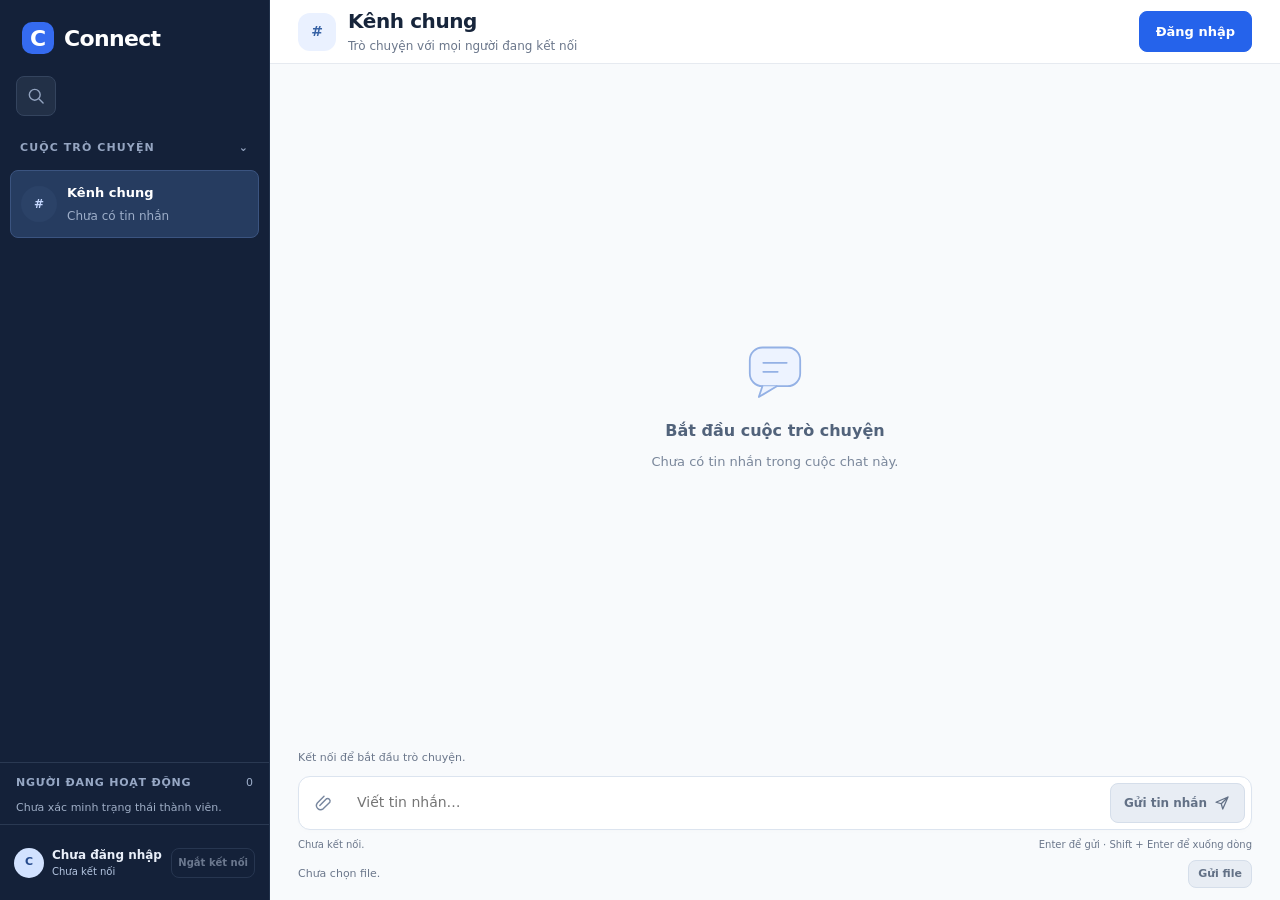
<file: A1_Client-Server/web/index.html>
<!doctype html>
<html lang="vi">
<head>
  <meta charset="utf-8">
  <meta name="viewport" content="width=device-width, initial-scale=1">
  <meta name="description" content="Connect — Trò chuyện và chia sẻ file.">
  <link rel="icon" href="data:,">
  <title>Connect</title>
  <link rel="stylesheet" href="css/app.css">
  <link rel="stylesheet" href="css/connect.css">
  <link rel="stylesheet" href="css/login.css">
  <script type="module" src="js/main.js"></script>
</head>
<body>
  <div id="app"><p role="status">Chưa kết nối</p></div>
  <noscript>Cần bật JavaScript để sử dụng giao diện.</noscript>
</body>
</html>
</file>
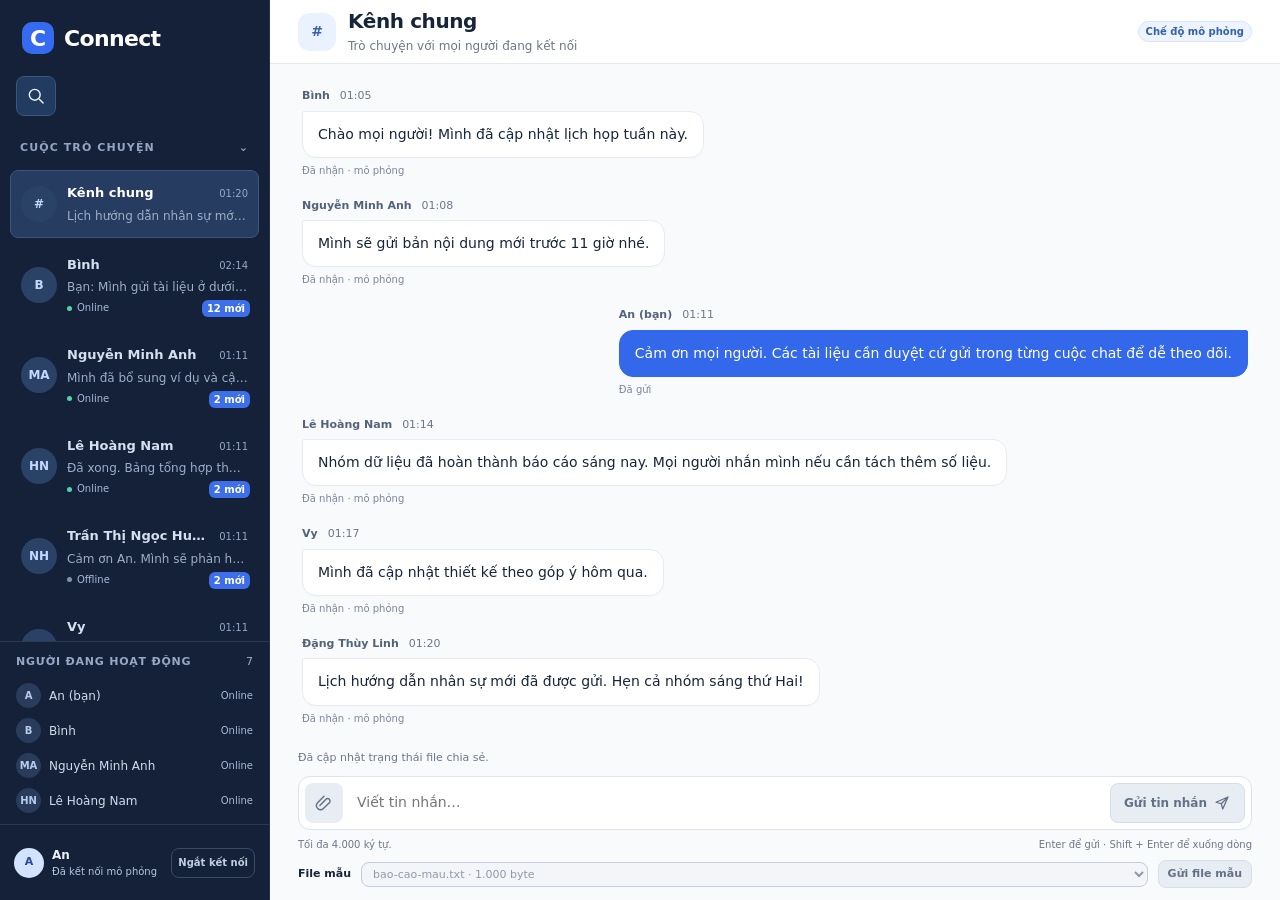
<file: A1_Client-Server/web/local-demo/index.html>
<!doctype html>
<html lang="vi">
<head>
  <meta charset="utf-8">
  <meta name="viewport" content="width=device-width, initial-scale=1">
  <meta name="description" content="Demo local P3 với dữ liệu mô phỏng.">
  <link rel="icon" href="data:,">
  <title>Connect · Demo local</title>
  <link rel="stylesheet" href="../css/app.css">
  <link rel="stylesheet" href="../css/connect.css">
  <link rel="stylesheet" href="demo.css">
  <script type="module" src="demo.js"></script>
</head>
<body>
  <div id="app"><p role="status">Chế độ mô phỏng · Đang tải giao diện dùng chung…</p></div>
  <noscript>Cần bật JavaScript để sử dụng demo.</noscript>
</body>
</html>
</file>
<file: A1_Client-Server/web/css/app.css>
:root { font-family: system-ui, "Segoe UI", sans-serif; color: #1e293b; background: #f4f7fb; font-synthesis: none; --blue: #1d4ed8; --border: #dbe3ef; --muted: #53647b; }
* { box-sizing: border-box; }
body { margin: 0; font-size: 16px; line-height: 1.5; }
button, input, select, textarea { font: inherit; }
button, input, select, textarea, summary { border-radius: 8px; }
button { border: 1px solid var(--blue); background: var(--blue); color: white; padding: 10px 16px; cursor: pointer; font-weight: 600; }
button:hover:not(:disabled) { background: #173fae; color: white; }
button:disabled { cursor: not-allowed; background: #e8edf4; border-color: #d5deea; color: #637186; }
.secondary { background: white; color: var(--blue); border-color: #b7c8e5; }
:focus-visible { outline: 3px solid #c45b00; outline-offset: 3px; }
input, select, textarea { background: white; border: 1px solid #acbbd0; padding: 9px 11px; color: #1e293b; min-width: 0; max-width: 100%; }
input:disabled, textarea:disabled, select:disabled { background: #f1f4f8; color: #637186; }
label { display: grid; gap: 6px; font-size: 14px; font-weight: 600; }
summary { cursor: pointer; font-weight: 650; }
p, h1, h2 { margin: 0; }
h1 { font-size: clamp(25px, 3vw, 34px); letter-spacing: -.03em; margin: 5px 0 8px; line-height: 1.25; }
h2 { font-size: 18px; }
ul, ol { padding: 0; margin: 0; list-style: none; }
[hidden] { display: none !important; }
.skip-link { position: fixed; top: -100px; background: white; padding: 12px; z-index: 10; }
.skip-link:focus { top: 8px; }
.topbar { background: white; border-bottom: 1px solid var(--border); padding: 18px 32px; display: flex; gap: 20px; align-items: center; flex-wrap: wrap; }
.brand { display: flex; gap: 12px; align-items: center; }
.brand-icon { background: var(--blue); color: white; border-radius: 11px; display: grid; place-items: center; width: 42px; height: 42px; font-size: 28px; }
.brand strong { font-size: 20px; letter-spacing: -.03em; }
.brand small { display: block; color: var(--muted); font-size: 12px; }
.mode-badge { background: #eaf1ff; color: #1946ad; border: 1px solid #c4d5fb; padding: 6px 12px; border-radius: 30px; font-size: 13px; font-weight: 700; }
.identity { margin-left: auto; display: grid; font-size: 13px; text-align: right; }
#connection-state { color: var(--muted); }
main { max-width: 1360px; margin: auto; padding: 32px; }
.intro { display: flex; justify-content: space-between; align-items: center; gap: 18px; margin-bottom: 24px; }
.intro p:not(.eyebrow) { color: var(--muted); font-size: 14px; max-width: 730px; }
.eyebrow { font-size: 11px; font-weight: 750; letter-spacing: .12em; color: #325eaa; }
.draft-tag { font-size: 12px; color: var(--muted); border: 1px solid var(--border); border-radius: 6px; padding: 5px 8px; align-self: start; }
.panel { background: white; border: 1px solid var(--border); border-radius: 12px; box-shadow: 0 3px 10px #23385804; }
.muted, .hint { color: var(--muted); font-size: 13px; font-weight: 400; }
.notice { font-size: 14px; color: #254779; background: #eaf1ff; padding: 12px 16px; border-radius: 8px; margin: 14px 0; }
.error { background: #fff0ed; color: #963620; border: 1px solid #edc0b5; padding: 12px 16px; margin: 14px 0; border-radius: 8px; }
.workspace { display: grid; grid-template-columns: 250px minmax(0, 1fr); gap: 20px; align-items: start; }
.sidebar { padding: 20px 14px; }
.sidebar summary { font-size: 14px; margin: 0 6px 18px; }
.conversation-button { width: 100%; display: flex; align-items: center; gap: 10px; text-align: left; background: white; border-color: transparent; color: #334155; margin-bottom: 5px; font-size: 14px; }
.conversation-button[aria-current="page"] { background: #eaf1ff; border-color: #cfddfb; color: #1e4bb7; }
.conversation-button .count { margin-left: auto; }
.sidebar-heading { display: flex; align-items: center; justify-content: space-between; padding: 18px 8px 10px; border-top: 1px solid var(--border); margin-top: 16px; }
.sidebar-heading h2 { font-size: 13px; color: var(--muted); }
.count { background: #edf2fa; color: #44608a; border-radius: 6px; font-size: 12px; padding: 3px 7px; white-space: nowrap; }
.user-list { max-height: 240px; overflow: auto; }
.user-list li { display: flex; align-items: center; gap: 10px; padding: 9px 8px; font-size: 14px; }
.avatar { display: grid; place-items: center; width: 32px; height: 32px; border-radius: 50%; background: #edf2fb; color: #27519c; flex-shrink: 0; font-weight: 700; }
.presence { font-size: 12px; color: var(--muted); margin-left: auto; }
#presence-help { padding: 8px; }
.sidebar-note { padding: 20px 8px 0; font-size: 12px; color: var(--muted); }
.chat-panel { overflow: hidden; }
.chat-heading { padding: 22px 24px; display: flex; justify-content: space-between; align-items: center; gap: 12px; border-bottom: 1px solid var(--border); }
.chat-heading h2 { font-size: 22px; margin: 4px 0; overflow-wrap: anywhere; }
.messages { padding: 24px; max-height: 380px; overflow-y: auto; scroll-behavior: auto; }
.messages:empty { padding: 0; }
.message { margin-bottom: 18px; max-width: 88%; width: fit-content; min-width: 120px; }
.message:last-child { margin-bottom: 0; }
.message.outgoing { margin-left: auto; }
.message-meta { display: flex; gap: 10px; flex-wrap: wrap; font-size: 12px; color: var(--muted); margin-bottom: 5px; }
.message-body { background: #f1f5fa; border: 1px solid #e0e7f0; padding: 11px 15px; border-radius: 0 12px 12px; white-space: pre-wrap; overflow-wrap: anywhere; }
.outgoing .message-body { background: #eaf1ff; border-color: #d5e1fc; border-radius: 12px 0 12px 12px; }
.message-status { font-size: 12px; color: var(--muted); margin-top: 5px; }
.empty { padding: 44px 20px; color: var(--muted); text-align: center; font-size: 14px; }
.empty.compact { padding: 24px 8px 10px; }
.composer { padding: 18px 24px; border-top: 1px solid var(--border); display: grid; gap: 8px; }
textarea { resize: vertical; width: 100%; min-height: 85px; }
.composer-footer { display: flex; justify-content: space-between; align-items: center; gap: 14px; }
.new-messages { margin: 10px 24px; }
.file-section { background: #fafcff; padding: 22px 24px; border-top: 1px solid var(--border); }
.section-heading { display: flex; align-items: start; justify-content: space-between; gap: 12px; margin-bottom: 16px; }
.file-controls { display: flex; flex-wrap: wrap; align-items: center; gap: 10px; margin-bottom: 8px; }
.file-controls label { font-size: 13px; }
.file-controls select { flex: 1; }
.file-selection { flex-basis: 100%; min-width: 0; overflow-wrap: anywhere; }
.transfer { border: 1px solid var(--border); border-radius: 9px; background: white; padding: 14px; margin-top: 14px; }
.transfer h3 { font-size: 14px; margin: 0 0 3px; overflow-wrap: anywhere; }
.transfer p { font-size: 12px; color: var(--muted); overflow-wrap: anywhere; }
.transfer progress { width: 100%; height: 9px; accent-color: var(--blue); margin: 10px 0 6px; display: block; }
.transfer .transfer-status { color: #244881; font-weight: 600; margin-top: 6px; }
footer { margin-top: 24px; color: var(--muted); font-size: 12px; text-align: center; }
@media (max-width: 1000px) { .workspace { grid-template-columns: 210px minmax(0,1fr); } .intro { align-items: start; } }
@media (max-width: 700px) {
  .topbar { padding: 14px 16px; gap: 12px; display: grid; grid-template-columns: minmax(0,1fr) auto; }
  .brand, .mode-badge { grid-column: 1 / -1; justify-self: start; } .brand small { font-size: 11px; } .brand strong { font-size: 18px; }
  .identity { margin-left: 0; text-align: left; flex: 1; } .topbar button { font-size: 12px; padding: 8px; }
  main { padding: 20px 12px; } .intro { display: block; } .intro .draft-tag { display: inline-block; margin-top: 12px; }
  .workspace { grid-template-columns: minmax(0,1fr); gap: 14px; } .sidebar { padding: 12px; } .sidebar summary { margin: 0; }
  .sidebar details[open] summary { margin-bottom: 12px; } .sidebar-note { display: none; }


  .chat-heading, .composer, .file-section { padding: 16px; }
  .messages { padding: 16px; } .message { max-width: 95%; } .composer-footer { align-items: start; flex-direction: column; }
  .composer-footer button { width: 100%; } .section-heading { flex-direction: column; } .file-controls { display: grid; grid-template-columns: minmax(0,1fr); }
  .chat-heading { align-items: start; } .chat-heading h2 { font-size: 20px; }
}
</file>
<file: A1_Client-Server/web/css/connect.css>
/* Shared Connect layout; sample data and scenario controls stay in local-demo. */
:root { --blue: #2563eb; --muted: #6b778b; --border: #e6eaf0; color: #17253b; background: #f8fafc; }
body { font-size: 14px; }
button { font-size: 13px; border-radius: 8px; min-height: 38px; }
button, textarea, summary { -webkit-tap-highlight-color: transparent; }
:focus-visible { outline: 3px solid #e8a341; outline-offset: 3px; }
.sr-only { position: absolute; width: 1px; height: 1px; padding: 0; margin: -1px; overflow: hidden; clip-path: inset(50%); white-space: nowrap; }
.workspace { display: grid; grid-template-columns: 270px minmax(0,1fr); gap: 0; height: 100dvh; overflow: hidden; align-items: stretch; }
.sidebar { display: flex; flex-direction: column; min-height: 0; min-width: 0; padding: 0; color: #d3dced; background: #142139; border-right: 1px solid #22324b; }
.topbar { height: 76px; min-height: 76px; display: flex; flex-wrap: wrap; align-content: center; gap: 4px 10px; padding: 0 22px; border: 0; background: transparent; }
.brand { gap: 10px; color: #fff; } .brand strong { font-size: 22px; font-weight: 750; } .brand-dot { color: #76a0ff; }
.brand-icon { width: 32px; height: 32px; font-size: 22px; font-weight: 750; border-radius: 10px; background: #356bf0; }
.mode-badge { color: #bfdbfe; background: #20365a; border-color: #395580; font-size: 10px; padding: 2px 7px; }
.new-chat { margin: 0 16px 14px; background: #223b60; border-color: #395780; color: #edf4ff; display: grid; place-items: center; width: 40px; height: 40px; padding: 8px; flex-shrink: 0; }
.new-chat:hover:not(:disabled) { background: #2d4971; }
.new-chat:disabled { background: #223047; border-color: #34445e; color: #92a3bf; }
.sidebar details { position: relative; flex: 1; min-height: 0; margin: 0; }
.sidebar summary { height: 36px; margin: 0; padding: 4px 20px; display: flex; align-items: center; justify-content: space-between; font-size: 11px; text-transform: uppercase; letter-spacing: .1em; color: #95a5c1; }
.sidebar summary::-webkit-details-marker { display: none; }
.sidebar-content { position: absolute; inset: 36px 0 0; display: flex; flex-direction: column; min-height: 0; }
#conversations { flex: 1; min-height: 80px; overflow-y: auto; padding: 4px 10px 12px; scrollbar-color: #455877 transparent; scrollbar-width: thin; }
.conversation-button { display: grid; grid-template-columns: 36px minmax(0,1fr); gap: 10px; align-items: center; position: relative; width: 100%; margin: 0 0 4px; padding: 12px 10px; color: #d6dff0; background: transparent; border: 1px solid transparent; text-align: left; }
.conversation-button:hover:not(:disabled) { background: #1f304c; }
.conversation-button[aria-current="page"] { color: #fff; background: #263c60; border-color: #3b5480; }
.conversation-button .avatar { width: 36px; height: 36px; color: #c5d8ff; background: #2b4267; font-size: 12px; }
.conversation-copy { min-width: 0; display: grid; gap: 4px; }
.conversation-top { display: flex; align-items: baseline; gap: 8px; min-width: 0; }
.conversation-name { flex: 1; min-width: 0; font-size: 13px; font-weight: 600; overflow: hidden; text-overflow: ellipsis; white-space: nowrap; }
.conversation-time { font-size: 10px; font-weight: 400; color: #96a8c5; flex-shrink: 0; }
.conversation-preview { font-size: 12px; font-weight: 400; color: #9daec9; white-space: nowrap; overflow: hidden; text-overflow: ellipsis; }
.conversation-presence { font-size: 10px; font-weight: 400; color: #a8bad7; }
.conversation-presence::before { content: ""; display: inline-block; width: 5px; height: 5px; border-radius: 50%; background: #8290a8; margin-right: 5px; vertical-align: middle; }
.conversation-presence[data-presence="online"]::before { background: #54d2ac; }
.conversation-button .count { position: absolute; right: 8px; bottom: 10px; padding: 1px 5px; background: #3c6fe9; color: #fff; font-size: 10px; }
.members { flex-shrink: 0; border-top: 1px solid #2a3952; padding: 12px 16px 8px; }
.sidebar-heading { margin: 0 0 8px; padding: 0; border: 0; } .sidebar-heading h2 { color: #97a8c5; font-size: 11px; text-transform: uppercase; letter-spacing: .07em; }
.online-total { color: #9fb0cc; font-size: 11px; }
.user-list { max-height: 138px; overflow-y: auto; scrollbar-width: thin; scrollbar-color: #455877 transparent; }
.user-list li { padding: 5px 0; gap: 8px; font-size: 12px; min-width: 0; }
.user-list li > span:nth-child(2) { min-width: 0; overflow: hidden; text-overflow: ellipsis; white-space: nowrap; }
.user-list .avatar { width: 25px; height: 25px; font-size: 10px; color: #b8cbed; background: #293c5c; }
.presence { font-size: 10px; color: #a8bad7; flex-shrink: 0; } #presence-help { padding: 0; color: #9faec6; font-size: 11px; } #presence-help:empty { display: none; }
.connection-bar { display: flex; align-items: center; gap: 8px; padding: 14px 14px; border-top: 1px solid #2a3952; min-height: 76px; }
.self-avatar { background: #d2e2ff; color: #254a8d; width: 30px; height: 30px; font-size: 11px; }
.identity { text-align: left; margin: 0; flex: 1; min-width: 0; } .identity strong { color: #e9eff9; font-size: 12px; overflow: hidden; text-overflow: ellipsis; white-space: nowrap; }
#connection-state { color: #b5c6e1; font-size: 10px; }
#disconnect { background: transparent; color: #c2cee3; border-color: #3a4b68; font-size: 10px; padding: 6px; min-height: 30px; }
#disconnect:disabled { opacity: .5; }
.chat-panel { display: flex; flex-direction: column; height: 100%; margin: 0; padding: 0; max-width: none; min-height: 0; min-width: 0; overflow: hidden; background: #f8fafc; border-radius: 0; }
.chat-heading { height: auto; min-height: 64px; flex-shrink: 0; padding: 8px 28px; background: white; border-bottom: 1px solid var(--border); display: flex; align-items: center; gap: 12px; }
.chat-heading .avatar { width: 38px; height: 38px; border-radius: 12px; color: #3762a5; background: #eaf1ff; }
.chat-heading-text { flex: 1; min-width: 0; } .chat-heading h1 { font-size: 20px; font-weight: 700; margin: 0; line-height: 1.3; overflow-wrap: anywhere; letter-spacing: -.02em; }
#chat-kind { display: none; } #recipient-state { font-size: 12px; margin-top: 3px; overflow-wrap: anywhere; }
.count { color: #7a8aa2; background: #f1f4f8; font-size: 11px; flex-shrink: 0; }
.history { flex: 1; min-height: 70px; position: relative; display: flex; flex-direction: column; }
.messages { flex: 1; min-height: 0; max-height: none; overflow-y: auto; padding: 26px 32px 16px; scrollbar-width: thin; scrollbar-color: #ccd6e5 transparent; }
.messages:empty { flex: 0; padding: 0; }
.message { max-width: 76%; margin-bottom: 20px; }
.message-meta { font-size: 11px; margin-bottom: 6px; gap: 10px; } .message-meta strong { color: #52637b; font-weight: 600; }
.message-body { background: #fff; border: 1px solid #e7ecf2; border-radius: 2px 14px 14px; padding: 11px 15px; font-size: 14px; line-height: 1.65; box-shadow: 0 2px 3px #243a5603; }
.outgoing .message-body { color: #fff; background: #3268e9; border-color: #3268e9; border-radius: 14px 2px 14px 14px; }
.message-status { font-size: 10px; color: #7a879b; margin-top: 5px; }
.empty { display: flex; flex: 1; flex-direction: column; justify-content: center; align-items: center; gap: 9px; padding: 20px; text-align: center; color: #7a879b; font-size: 13px; }
.empty strong { color: #52637b; font-size: 16px; font-weight: 600; }
.empty svg { width: 72px; height: 72px; margin-bottom: 4px; fill: #edf3ff; stroke: #94b1e5; stroke-width: 2; stroke-linecap: round; stroke-linejoin: round; }
.new-messages { position: absolute; bottom: 8px; left: 50%; transform: translateX(-50%); margin: 0; background: #fff; font-size: 11px; box-shadow: 0 3px 14px #17325015; white-space: nowrap; }
.file-section { flex-shrink: 0; max-height: min(25dvh,230px); overflow-y: auto; padding: 12px 28px; border-top: 1px solid var(--border); background: #f5f8fc; }
.section-heading { display: flex; justify-content: space-between; align-items: center; gap: 10px; margin: 0 0 8px; } .section-heading h2 { font-size: 12px; color: #52637b; flex-shrink: 0; }
#toggle-transfers { display: flex; align-items: center; gap: 7px; padding: 4px 0; min-height: 28px; border: 0; background: transparent; color: #52637b; font-size: inherit; }
#toggle-transfers:hover { color: #2563eb; background: transparent; }
.file-chevron { width: 14px; height: 14px; } #toggle-transfers[aria-expanded="false"] .file-chevron { transform: rotate(-90deg); }
.file-section[data-collapsed="true"] .section-heading { margin-bottom: 0; }
#transfer-summary { margin-left: auto; font-size: 11px; }
#file-help { font-size: 11px; } #empty-transfers { font-size: 11px; }
.transfers { display: grid; grid-template-columns: repeat(auto-fit,minmax(min(270px,100%),1fr)); gap: 8px; }
.transfer { padding: 12px; margin: 0; border: 1px solid #e2e8f1; border-radius: 10px; background: #fff; }
.transfer h3 { font-size: 12px; font-weight: 600; } .transfer p { font-size: 10px; }
.transfer progress { height: 6px; margin: 9px 0 6px; } .transfer .transfer-status { font-size: 11px; margin-top: 4px; }
.activity { flex-shrink: 0; padding: 8px 28px 0; font-size: 11px; color: #6b778b; }
.error { margin: 5px 0; padding: 8px 10px; font-size: 12px; border-radius: 8px; max-height: 80px; overflow: auto; }
.composer { flex-shrink: 0; display: block; border: 0; padding: 10px 28px 8px; background: transparent; }
.compose-row { display: flex; align-items: flex-end; gap: 8px; padding: 6px; border: 1px solid #dce4ef; border-radius: 12px; background: white; box-shadow: 0 2px 5px #253f5903; }
textarea { flex: 1; width: 0; resize: none; min-height: 40px; max-height: 140px; padding: 9px 6px; border: 0; border-radius: 5px; font-size: 14px; background: white; line-height: 1.5; }
textarea:disabled { background: white; } textarea:focus-visible { outline-offset: 0; }
.icon-button { width: 38px; height: 40px; min-height: 40px; padding: 8px; border: 0; color: #77869e; background: transparent; display: grid; place-items: center; flex-shrink: 0; }
.icon-button:hover:not(:disabled) { background: #edf3ff; color: #2563eb; }
svg { width: 20px; height: 20px; fill: none; stroke: currentColor; stroke-width: 1.7; stroke-linecap: round; stroke-linejoin: round; }
#send { display: flex; align-items: center; gap: 6px; padding: 9px 13px; height: 40px; min-height: 40px; font-size: 12px; flex-shrink: 0; }
#send svg { width: 18px; height: 18px; }
.composer-footer { margin-top: 7px; display: flex; flex-direction: row; gap: 8px; justify-content: space-between; align-items: baseline; } .composer-footer .hint { font-size: 10px; }
.attachment-tray { display: flex; gap: 10px; align-items: center; padding: 0 28px 12px; flex-shrink: 0; }
.file-selection { flex: 1; min-width: 0; font-size: 11px; overflow-wrap: anywhere; max-height: 48px; overflow: auto; }
#send-file { min-height: 28px; font-size: 11px; padding: 4px 9px; }
#user-picker { width: min(460px,calc(100vw - 32px)); max-height: min(620px,85dvh); padding: 20px; color: #17253b; border: 1px solid #dbe4f0; border-radius: 16px; box-shadow: 0 18px 70px #14213944; }
#user-picker[open] { display: flex; flex-direction: column; overflow: hidden; }
#user-picker::backdrop { background: #14213966; }
.picker-heading { display: flex; align-items: start; gap: 12px; margin-bottom: 14px; } .picker-heading > div { flex: 1; min-width: 0; } .picker-heading h2 { font-size: 20px; margin-bottom: 4px; }
.picker-heading { flex-shrink: 0; }
.user-search { flex-shrink: 0; display: grid; gap: 6px; margin-bottom: 12px; font-size: 12px; }
#user-search { width: 100%; font-size: 14px; }
#known-users { flex: 1; min-height: 0; max-height: min(440px,60dvh); overflow-y: auto; }
.person-button { display: flex; gap: 10px; align-items: center; width: 100%; text-align: left; padding: 11px 10px; background: white; color: #21344f; border: 1px solid transparent; font-size: 14px; }
.person-button:hover:not(:disabled) { background: #edf3ff; color: #1d4ed8; }
.person-name { flex: 1; min-width: 0; overflow-wrap: anywhere; font-weight: 500; }
.person-button .presence { color: #64748b; font-size: 11px; }
#sidebar-toggle, .sidebar-backdrop { display: none; }
.demo-tools { padding: 18px; background: #eef3fa; border-top: 1px solid #dbe3ef; }
@media (max-width: 700px) {
  .workspace { grid-template-columns: minmax(0,1fr); }
  .sidebar { position: fixed; z-index: 30; inset: 0 auto 0 0; width: min(300px,85vw); height: 100dvh; transform: translateX(-100%); visibility: hidden; }
  .workspace[data-sidebar-open="true"] .sidebar { transform: none; visibility: visible; }
  .sidebar-backdrop:not([hidden]) { display: block; position: fixed; inset: 0; z-index: 29; border: 0; border-radius: 0; background: #0d1b3066; }
  #sidebar-toggle { display: grid; }
  .chat-heading { height: auto; min-height: 64px; padding: 8px 14px; gap: 9px; }
  .chat-heading h1 { font-size: 18px; } .chat-heading .avatar { width: 32px; height: 32px; flex-shrink: 0; }
  #recipient-state { font-size: 11px; }
  .messages { padding: 18px 16px 12px; } .message { max-width: 91%; margin-bottom: 16px; }
  .message-body { font-size: 14px; padding: 10px 12px; }
  .file-section { padding: 10px 16px; max-height: 22dvh; }
  .section-heading { align-items: baseline; flex-wrap: wrap; gap: 3px; } #file-help { font-size: 10px; }
  .activity { padding: 7px 16px 0; }
  .composer { padding: 8px 12px; } .compose-row { gap: 4px; padding: 5px; }
  #send { width: 38px; padding: 9px; justify-content: center; } .send-label { position: absolute; width: 1px; height: 1px; overflow: hidden; clip-path: inset(50%); }
  .composer-footer .hint { font-size: 10px; } .attachment-tray { padding: 0 16px 10px; }
  .connection-bar { padding: 12px; }
}
</file>
<file: A1_Client-Server/web/css/login.css>
#login-dialog { width: min(390px, calc(100vw - 32px)); border: 1px solid #e6eaf0; border-radius: 16px; padding: 24px; }
#login-dialog::backdrop { background: #14213980; }
#login-form { display: grid; gap: 16px; }
#login-form h2 { font-size: 20px; margin: 0; }
#login-form label { display: grid; gap: 6px; }
#login-form input { width: 100%; min-width: 0; font: inherit; }
.password-field { display: grid; gap: 6px; }
.password-control { position: relative; }
.password-control input { padding-right: 44px; }
#password-toggle { position: absolute; right: 3px; top: 50%; transform: translateY(-50%); }
.eye-slash { display: none; }
#password-toggle[aria-pressed="true"] .eye-slash { display: block; }
#login-error { color: #a32632; margin: 0; overflow-wrap: anywhere; }
#login-notice { color: #176039; margin: 0; }
#login-notice:empty, #login-error:empty, #register-confirm[hidden] { display: none; }
.login-actions { display: flex; justify-content: flex-end; gap: 8px; }
#login-open { flex-shrink: 0; }
@media (max-width: 450px) { #login-open { padding: 6px 8px; font-size: 12px; } }
</file>
<file: A1_Client-Server/web/local-demo/demo.css>
.demo-tools { position: fixed; inset: 84px 18px auto auto; margin: 0; width: min(460px,calc(100vw - 24px)); max-height: calc(100dvh - 108px); overflow-y: auto; padding: 14px; border: 1px solid #cbd8e9; border-radius: 14px; box-shadow: 0 16px 60px #14213935; background: #f4f7fc; }
.demo-launch { background: transparent; border: 0; padding: 0; min-height: 30px; flex-shrink: 0; }
.demo-launch:hover:not(:disabled) { background: #eef4ff; }
.demo-launch .mode-badge { display: inline-block; color: #3462a8; background: #edf3ff; border-color: #d7e4fa; font-size: 10px; }
.demo-close { width: 100%; }
.connection-panel { padding: 14px; margin-bottom: 12px; }
.connection-fields { display: grid; grid-template-columns: 1fr 1fr; gap: 10px; align-items: end; margin: 16px 0 8px; }
.scenario-panel { padding: 18px 20px; margin-bottom: 16px; border-left: 4px solid #779ae8; }
.scenario-panel h2 { font-size: 15px; }
.scenario-panel { margin-bottom: 10px; }
#file-form { margin: 0; padding-top: 0; font-size: 11px; }
#file-form label { font-size: 11px; flex-shrink: 0; }
#sample-file { flex: 1; width: 0; min-width: 0; padding: 4px 7px; font-size: 11px; }
.scenario-controls { display: flex; flex-wrap: wrap; align-items: center; gap: 10px; margin: 12px 0 8px; }
.scenario-controls label { font-size: 13px; }
.scenario-controls select { flex: 1; min-width: 160px; }
@media (max-width: 1000px) { .connection-fields { grid-template-columns: 1fr 1fr; } }
@media (max-width: 700px) {
  .demo-launch .mode-badge { max-width: 74px; font-size: 9px; white-space: normal; line-height: 1.3; }
  .chat-heading .count { display: none; }
  .connection-fields { grid-template-columns: minmax(0,1fr); } .connection-panel, .scenario-panel { padding: 14px; }
  .scenario-controls { align-items: stretch; } .scenario-controls label { width: 100%; }
  .scenario-controls select { width: 100%; flex-basis: 100%; } .scenario-controls button { flex: 1; font-size: 13px; }
}
</file>
